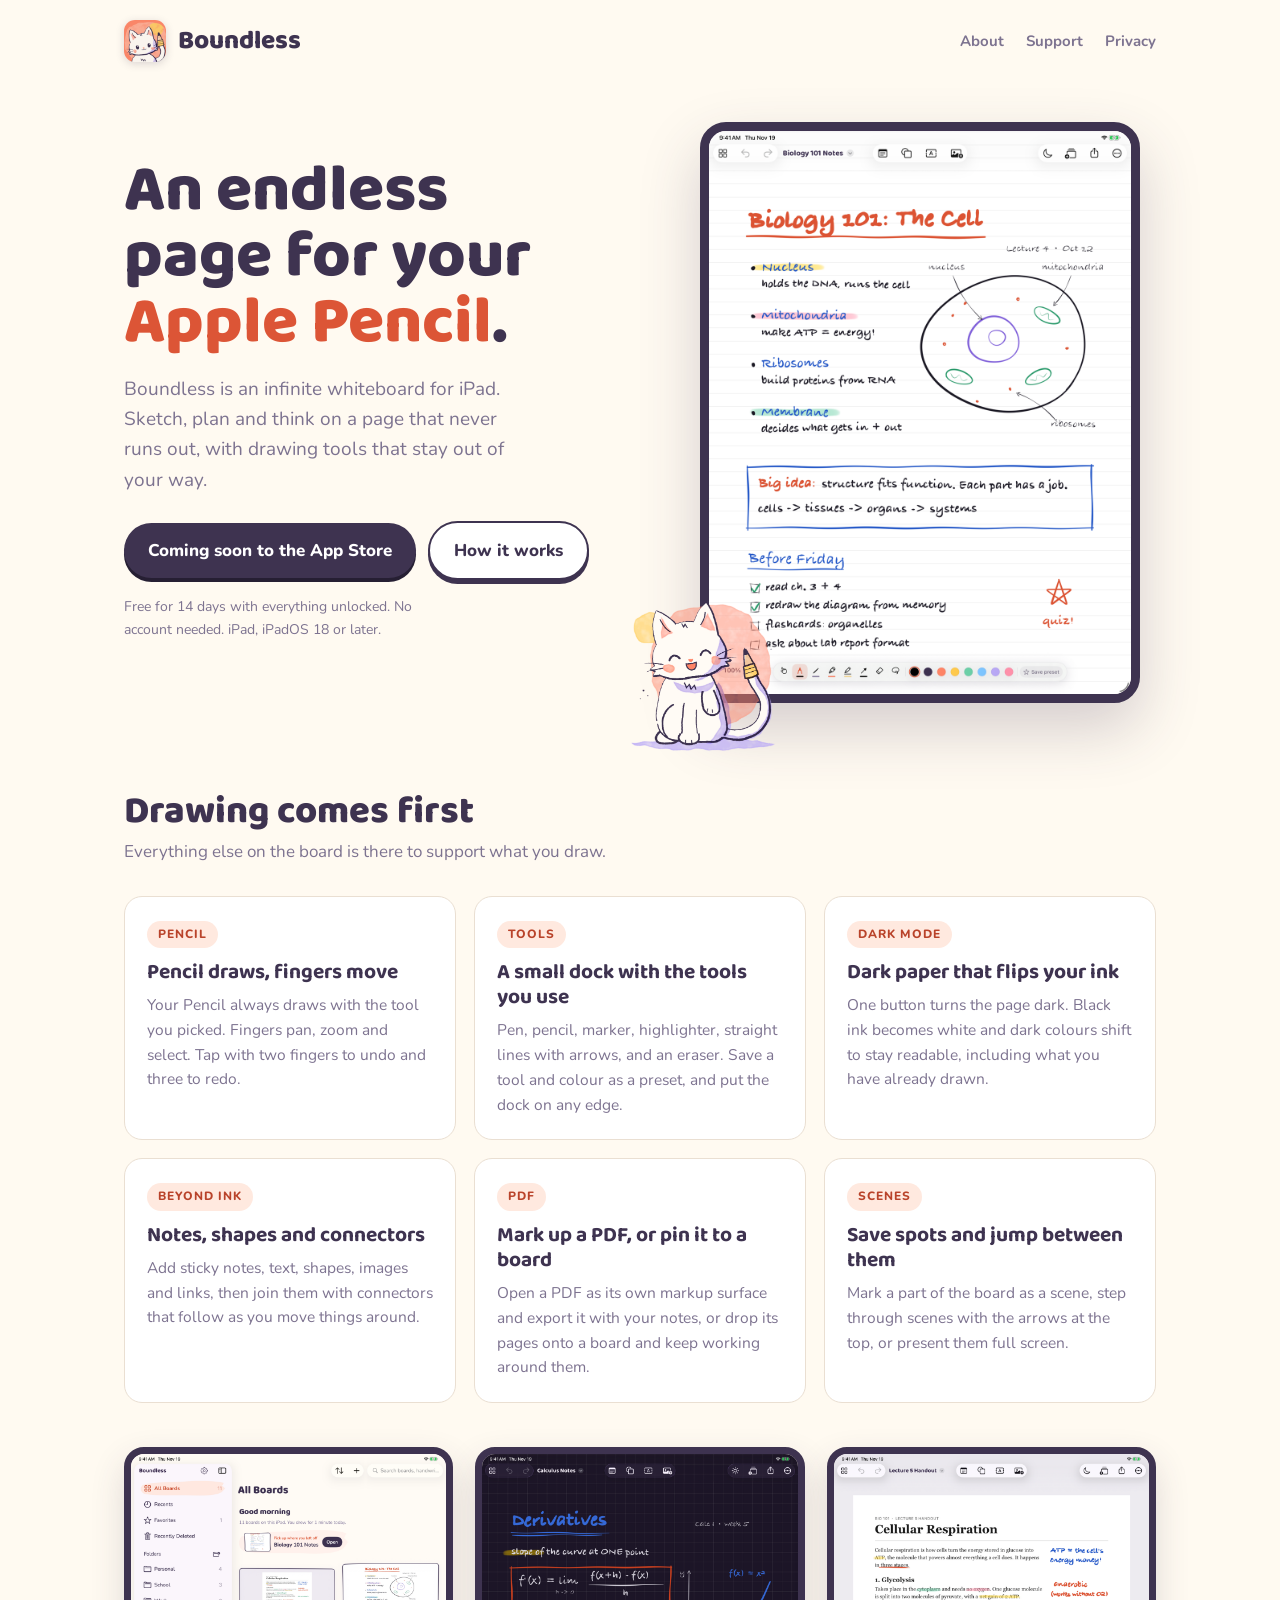
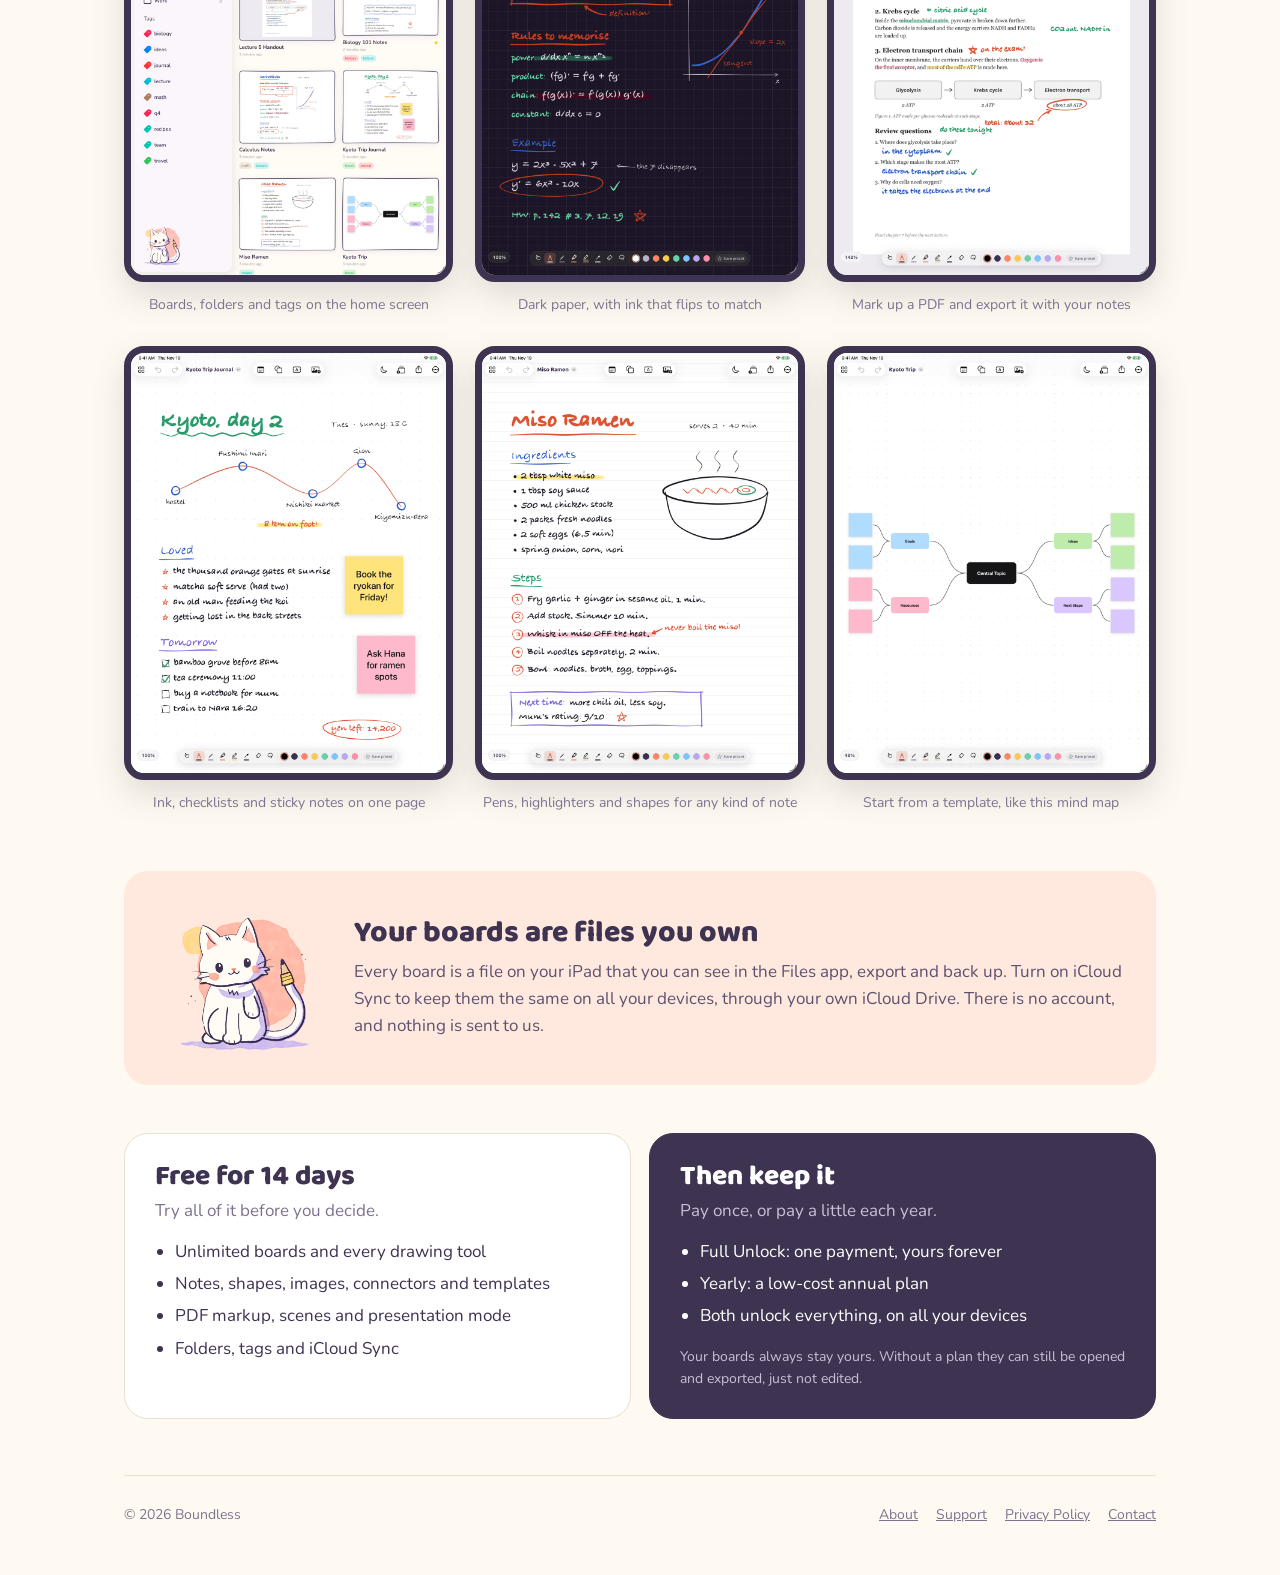
<file: index.html>
<!doctype html>
<html lang="en">
<head>
<meta charset="utf-8">
<meta name="viewport" content="width=device-width, initial-scale=1">
<title>Boundless · An endless page for your Apple Pencil</title>
<meta name="description" content="Boundless is an infinite whiteboard for iPad, built around Apple Pencil. Draw, plan and mark up PDFs on a page that never ends. Your boards are files you own.">
<link rel="icon" href="img/icon.png">
<link rel="preconnect" href="https://fonts.googleapis.com">
<link rel="stylesheet" href="https://fonts.googleapis.com/css2?family=Baloo+2:wght@700;800&family=Nunito:wght@400;600;700;800&display=swap">
<link rel="stylesheet" href="style.css">
</head>
<body>
<div class="wrap">
  <header class="nav">
    <a class="brand" href="./"><img src="img/icon.png" alt=""><span>Boundless</span></a>
    <nav><a href="about">About</a><a href="support">Support</a><a href="privacy">Privacy</a></nav>
  </header>

  <section class="hero">
    <div>
      <h1>An endless page for your <em>Apple Pencil</em>.</h1>
      <p>Boundless is an infinite whiteboard for iPad. Sketch, plan and think on a page that never runs out, with drawing tools that stay out of your way.</p>
      <div class="actions">
        <span class="cta soon">Coming soon to the App Store</span>
        <a class="cta ghost" href="support">How it works</a>
      </div>
      <p class="note">Free for 14 days with everything unlocked. No account needed. iPad, iPadOS 18 or later.</p>
    </div>
    <div class="hero-art">
      <img class="ipad" src="img/01-board.png" alt="Handwritten biology notes with a cell diagram on a Boundless board, with the tool dock along the bottom">
      <img class="mochi" src="img/mochi-happy.png" alt="Mochi, the Boundless cat, holding a pencil">
    </div>
  </section>

  <h2 class="section-title">Drawing comes first</h2>
  <p class="section-sub">Everything else on the board is there to support what you draw.</p>
  <section class="features">
    <div class="card">
      <span class="eyebrow">Pencil</span>
      <h3>Pencil draws, fingers move</h3>
      <p>Your Pencil always draws with the tool you picked. Fingers pan, zoom and select. Tap with two fingers to undo and three to redo.</p>
    </div>
    <div class="card">
      <span class="eyebrow">Tools</span>
      <h3>A small dock with the tools you use</h3>
      <p>Pen, pencil, marker, highlighter, straight lines with arrows, and an eraser. Save a tool and colour as a preset, and put the dock on any edge.</p>
    </div>
    <div class="card">
      <span class="eyebrow">Dark mode</span>
      <h3>Dark paper that flips your ink</h3>
      <p>One button turns the page dark. Black ink becomes white and dark colours shift to stay readable, including what you have already drawn.</p>
    </div>
    <div class="card">
      <span class="eyebrow">Beyond ink</span>
      <h3>Notes, shapes and connectors</h3>
      <p>Add sticky notes, text, shapes, images and links, then join them with connectors that follow as you move things around.</p>
    </div>
    <div class="card">
      <span class="eyebrow">PDF</span>
      <h3>Mark up a PDF, or pin it to a board</h3>
      <p>Open a PDF as its own markup surface and export it with your notes, or drop its pages onto a board and keep working around them.</p>
    </div>
    <div class="card">
      <span class="eyebrow">Scenes</span>
      <h3>Save spots and jump between them</h3>
      <p>Mark a part of the board as a scene, step through scenes with the arrows at the top, or present them full screen.</p>
    </div>
  </section>

  <section class="strip">
    <figure>
      <img class="ipad" src="img/02-library.png" alt="The Boundless home screen with boards, folders and tags">
      <figcaption>Boards, folders and tags on the home screen</figcaption>
    </figure>
    <figure>
      <img class="ipad" src="img/04-dark.png" alt="Calculus notes on dark paper, with white and bright ink">
      <figcaption>Dark paper, with ink that flips to match</figcaption>
    </figure>
    <figure>
      <img class="ipad" src="img/03-notes.png" alt="A lecture handout PDF with handwritten notes and highlights">
      <figcaption>Mark up a PDF and export it with your notes</figcaption>
    </figure>
    <figure>
      <img class="ipad" src="img/05-journal.png" alt="A handwritten travel journal with a route sketch, checklists and sticky notes">
      <figcaption>Ink, checklists and sticky notes on one page</figcaption>
    </figure>
    <figure>
      <img class="ipad" src="img/06-recipe.png" alt="A handwritten recipe with a sketch of a bowl">
      <figcaption>Pens, highlighters and shapes for any kind of note</figcaption>
    </figure>
    <figure>
      <img class="ipad" src="img/07-mindmap.png" alt="A mind map made from a template">
      <figcaption>Start from a template, like this mind map</figcaption>
    </figure>
  </section>

  <section class="files">
    <img src="img/mochi-sitting.png" alt="Mochi sitting">
    <div>
      <h2>Your boards are files you own</h2>
      <p>Every board is a file on your iPad that you can see in the Files app, export and back up. Turn on iCloud Sync to keep them the same on all your devices, through your own iCloud Drive. There is no account, and nothing is sent to us.</p>
    </div>
  </section>

  <section class="pricing">
    <div class="plan">
      <h2>Free for 14 days</h2>
      <p class="tag">Try all of it before you decide.</p>
      <ul>
        <li>Unlimited boards and every drawing tool</li>
        <li>Notes, shapes, images, connectors and templates</li>
        <li>PDF markup, scenes and presentation mode</li>
        <li>Folders, tags and iCloud Sync</li>
      </ul>
    </div>
    <div class="plan pro">
      <h2>Then keep it</h2>
      <p class="tag">Pay once, or pay a little each year.</p>
      <ul>
        <li>Full Unlock: one payment, yours forever</li>
        <li>Yearly: a low-cost annual plan</li>
        <li>Both unlock everything, on all your devices</li>
      </ul>
      <p class="fine">Your boards always stay yours. Without a plan they can still be opened and exported, just not edited.</p>
    </div>
  </section>

  <footer>
    <div>© 2026 Boundless</div>
    <nav><a href="about">About</a><a href="support">Support</a><a href="privacy">Privacy Policy</a><a href="mailto:boundless.whiteboard@gmail.com">Contact</a></nav>
  </footer>
</div>
</body>
</html>
</file>
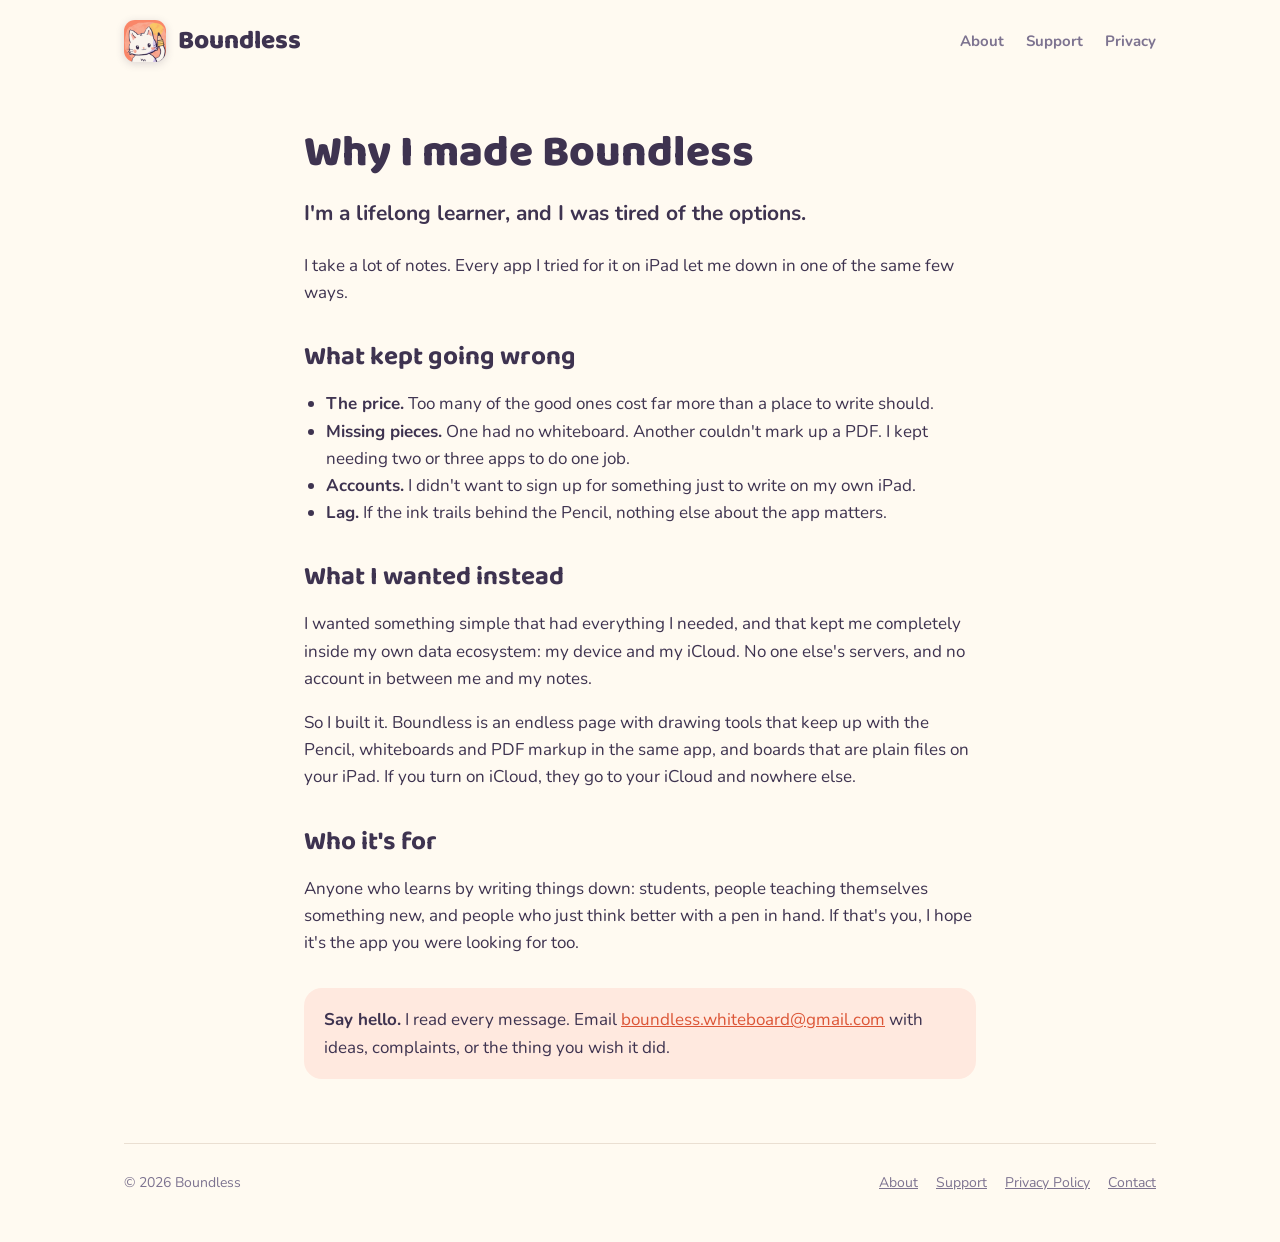
<file: about.html>
<!doctype html>
<html lang="en">
<head>
<meta charset="utf-8">
<meta name="viewport" content="width=device-width, initial-scale=1">
<title>About Boundless</title>
<meta name="description" content="Why Boundless exists: a simple, fast note-taking whiteboard for iPad with no account, where your notes stay on your device and in your own iCloud.">
<link rel="icon" href="img/icon.png">
<link rel="preconnect" href="https://fonts.googleapis.com">
<link rel="stylesheet" href="https://fonts.googleapis.com/css2?family=Baloo+2:wght@700;800&family=Nunito:wght@400;600;700;800&display=swap">
<link rel="stylesheet" href="style.css">
</head>
<body>
<div class="wrap">
  <header class="nav">
    <a class="brand" href="./"><img src="img/icon.png" alt=""><span>Boundless</span></a>
    <nav><a href="about">About</a><a href="support">Support</a><a href="privacy">Privacy</a></nav>
  </header>
</div>
<main class="doc">
  <h1>Why I made Boundless</h1>
  <p class="lede">I'm a lifelong learner, and I was tired of the options.</p>
  <p>I take a lot of notes. Every app I tried for it on iPad let me down in one of the same few ways.</p>

  <h2>What kept going wrong</h2>
  <ul>
    <li><strong>The price.</strong> Too many of the good ones cost far more than a place to write should.</li>
    <li><strong>Missing pieces.</strong> One had no whiteboard. Another couldn't mark up a PDF. I kept needing two or three apps to do one job.</li>
    <li><strong>Accounts.</strong> I didn't want to sign up for something just to write on my own iPad.</li>
    <li><strong>Lag.</strong> If the ink trails behind the Pencil, nothing else about the app matters.</li>
  </ul>

  <h2>What I wanted instead</h2>
  <p>I wanted something simple that had everything I needed, and that kept me completely inside my own data ecosystem: my device and my iCloud. No one else's servers, and no account in between me and my notes.</p>
  <p>So I built it. Boundless is an endless page with drawing tools that keep up with the Pencil, whiteboards and PDF markup in the same app, and boards that are plain files on your iPad. If you turn on iCloud, they go to your iCloud and nowhere else.</p>

  <h2>Who it's for</h2>
  <p>Anyone who learns by writing things down: students, people teaching themselves something new, and people who just think better with a pen in hand. If that's you, I hope it's the app you were looking for too.</p>

  <div class="contact">
    <strong>Say hello.</strong> I read every message. Email <a href="mailto:boundless.whiteboard@gmail.com">boundless.whiteboard@gmail.com</a> with ideas, complaints, or the thing you wish it did.
  </div>
</main>
<div class="wrap">
  <footer>
    <div>© 2026 Boundless</div>
    <nav><a href="about">About</a><a href="support">Support</a><a href="privacy">Privacy Policy</a><a href="mailto:boundless.whiteboard@gmail.com">Contact</a></nav>
  </footer>
</div>
</body>
</html>
</file>
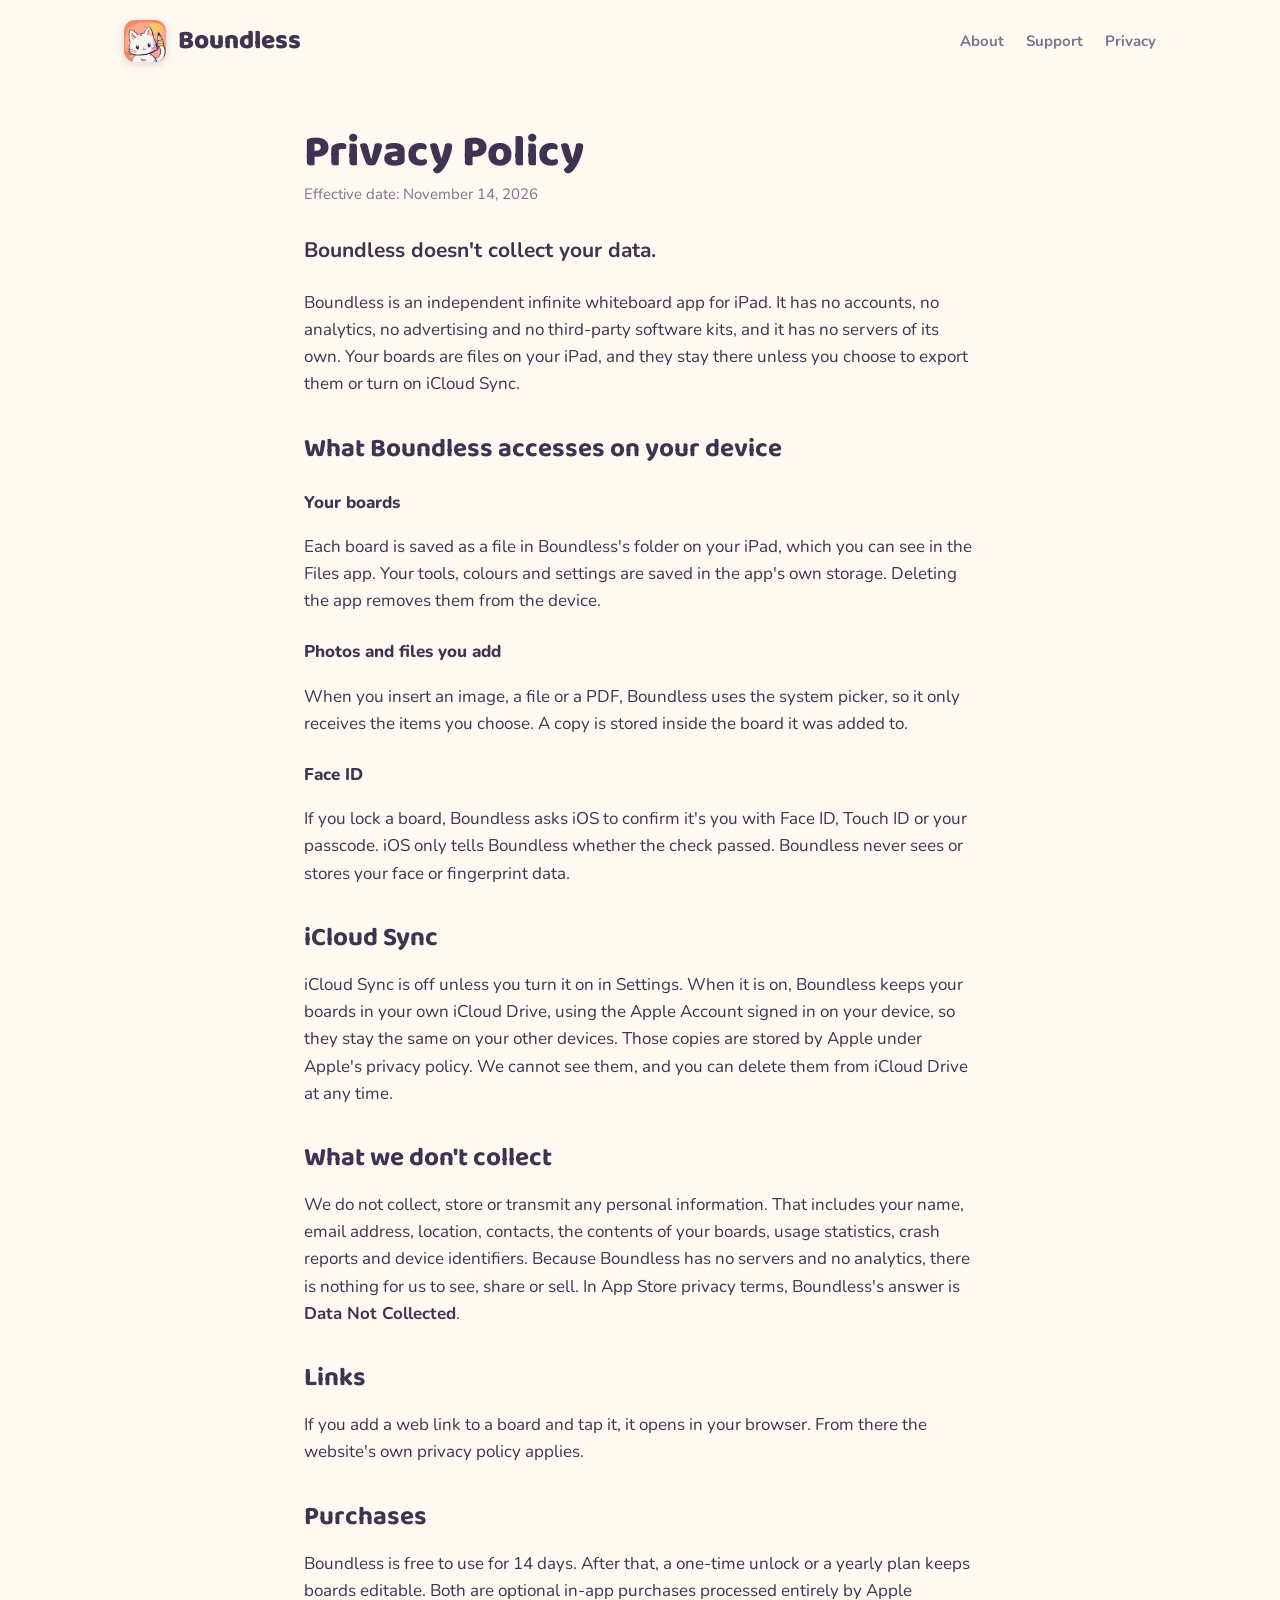
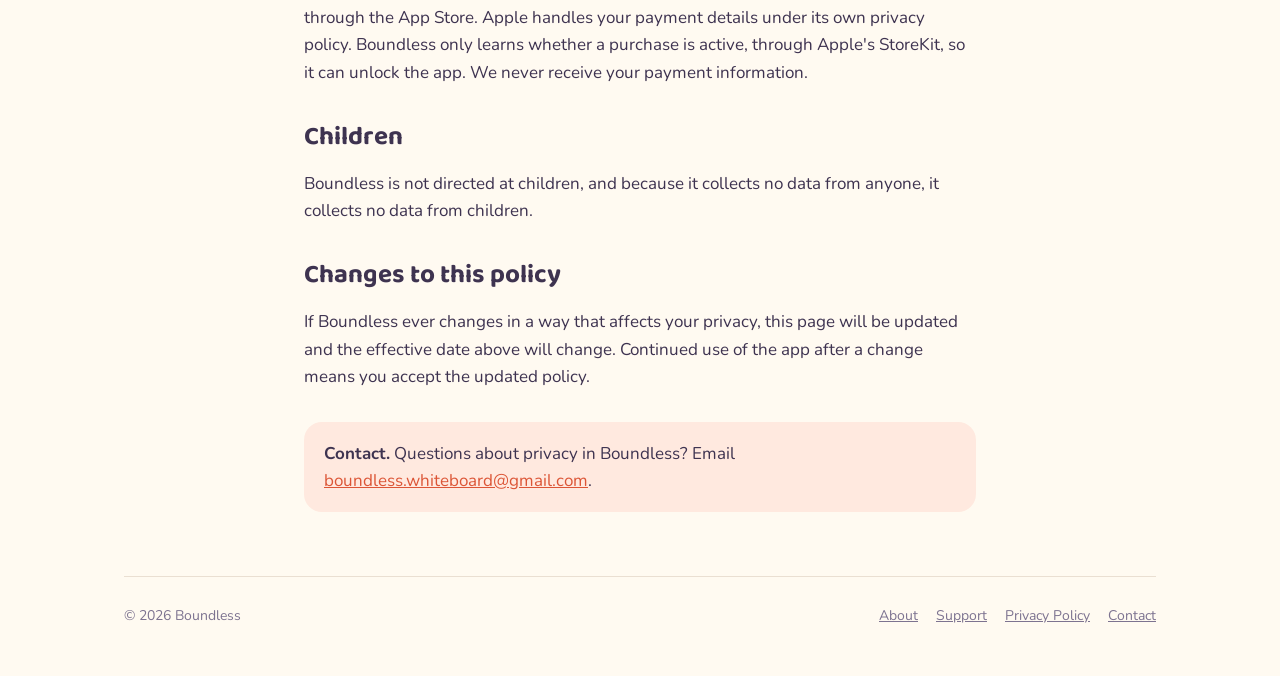
<file: privacy.html>
<!doctype html>
<html lang="en">
<head>
<meta charset="utf-8">
<meta name="viewport" content="width=device-width, initial-scale=1">
<title>Boundless Privacy Policy</title>
<meta name="description" content="Boundless doesn't collect your data. What the app accesses on your iPad, and what it never does.">
<link rel="icon" href="img/icon.png">
<link rel="preconnect" href="https://fonts.googleapis.com">
<link rel="stylesheet" href="https://fonts.googleapis.com/css2?family=Baloo+2:wght@700;800&family=Nunito:wght@400;600;700;800&display=swap">
<link rel="stylesheet" href="style.css">
</head>
<body>
<div class="wrap">
  <header class="nav">
    <a class="brand" href="./"><img src="img/icon.png" alt=""><span>Boundless</span></a>
    <nav><a href="about">About</a><a href="support">Support</a><a href="privacy">Privacy</a></nav>
  </header>
</div>
<main class="doc">
  <h1>Privacy Policy</h1>
  <div class="meta">Effective date: November 14, 2026</div>
  <p class="lede">Boundless doesn't collect your data.</p>
  <p>Boundless is an independent infinite whiteboard app for iPad. It has no accounts, no analytics, no advertising and no third-party software kits, and it has no servers of its own. Your boards are files on your iPad, and they stay there unless you choose to export them or turn on iCloud Sync.</p>

  <h2>What Boundless accesses on your device</h2>
  <h3>Your boards</h3>
  <p>Each board is saved as a file in Boundless's folder on your iPad, which you can see in the Files app. Your tools, colours and settings are saved in the app's own storage. Deleting the app removes them from the device.</p>
  <h3>Photos and files you add</h3>
  <p>When you insert an image, a file or a PDF, Boundless uses the system picker, so it only receives the items you choose. A copy is stored inside the board it was added to.</p>
  <h3>Face ID</h3>
  <p>If you lock a board, Boundless asks iOS to confirm it's you with Face ID, Touch ID or your passcode. iOS only tells Boundless whether the check passed. Boundless never sees or stores your face or fingerprint data.</p>

  <h2>iCloud Sync</h2>
  <p>iCloud Sync is off unless you turn it on in Settings. When it is on, Boundless keeps your boards in your own iCloud Drive, using the Apple Account signed in on your device, so they stay the same on your other devices. Those copies are stored by Apple under Apple's privacy policy. We cannot see them, and you can delete them from iCloud Drive at any time.</p>

  <h2>What we don't collect</h2>
  <p>We do not collect, store or transmit any personal information. That includes your name, email address, location, contacts, the contents of your boards, usage statistics, crash reports and device identifiers. Because Boundless has no servers and no analytics, there is nothing for us to see, share or sell. In App Store privacy terms, Boundless's answer is <strong>Data Not Collected</strong>.</p>

  <h2>Links</h2>
  <p>If you add a web link to a board and tap it, it opens in your browser. From there the website's own privacy policy applies.</p>

  <h2>Purchases</h2>
  <p>Boundless is free to use for 14 days. After that, a one-time unlock or a yearly plan keeps boards editable. Both are optional in-app purchases processed entirely by Apple through the App Store. Apple handles your payment details under its own privacy policy. Boundless only learns whether a purchase is active, through Apple's StoreKit, so it can unlock the app. We never receive your payment information.</p>

  <h2>Children</h2>
  <p>Boundless is not directed at children, and because it collects no data from anyone, it collects no data from children.</p>

  <h2>Changes to this policy</h2>
  <p>If Boundless ever changes in a way that affects your privacy, this page will be updated and the effective date above will change. Continued use of the app after a change means you accept the updated policy.</p>

  <div class="contact">
    <strong>Contact.</strong> Questions about privacy in Boundless? Email <a href="mailto:boundless.whiteboard@gmail.com">boundless.whiteboard@gmail.com</a>.
  </div>
</main>
<div class="wrap">
  <footer>
    <div>© 2026 Boundless</div>
    <nav><a href="about">About</a><a href="support">Support</a><a href="privacy">Privacy Policy</a><a href="mailto:boundless.whiteboard@gmail.com">Contact</a></nav>
  </footer>
</div>
</body>
</html>
</file>
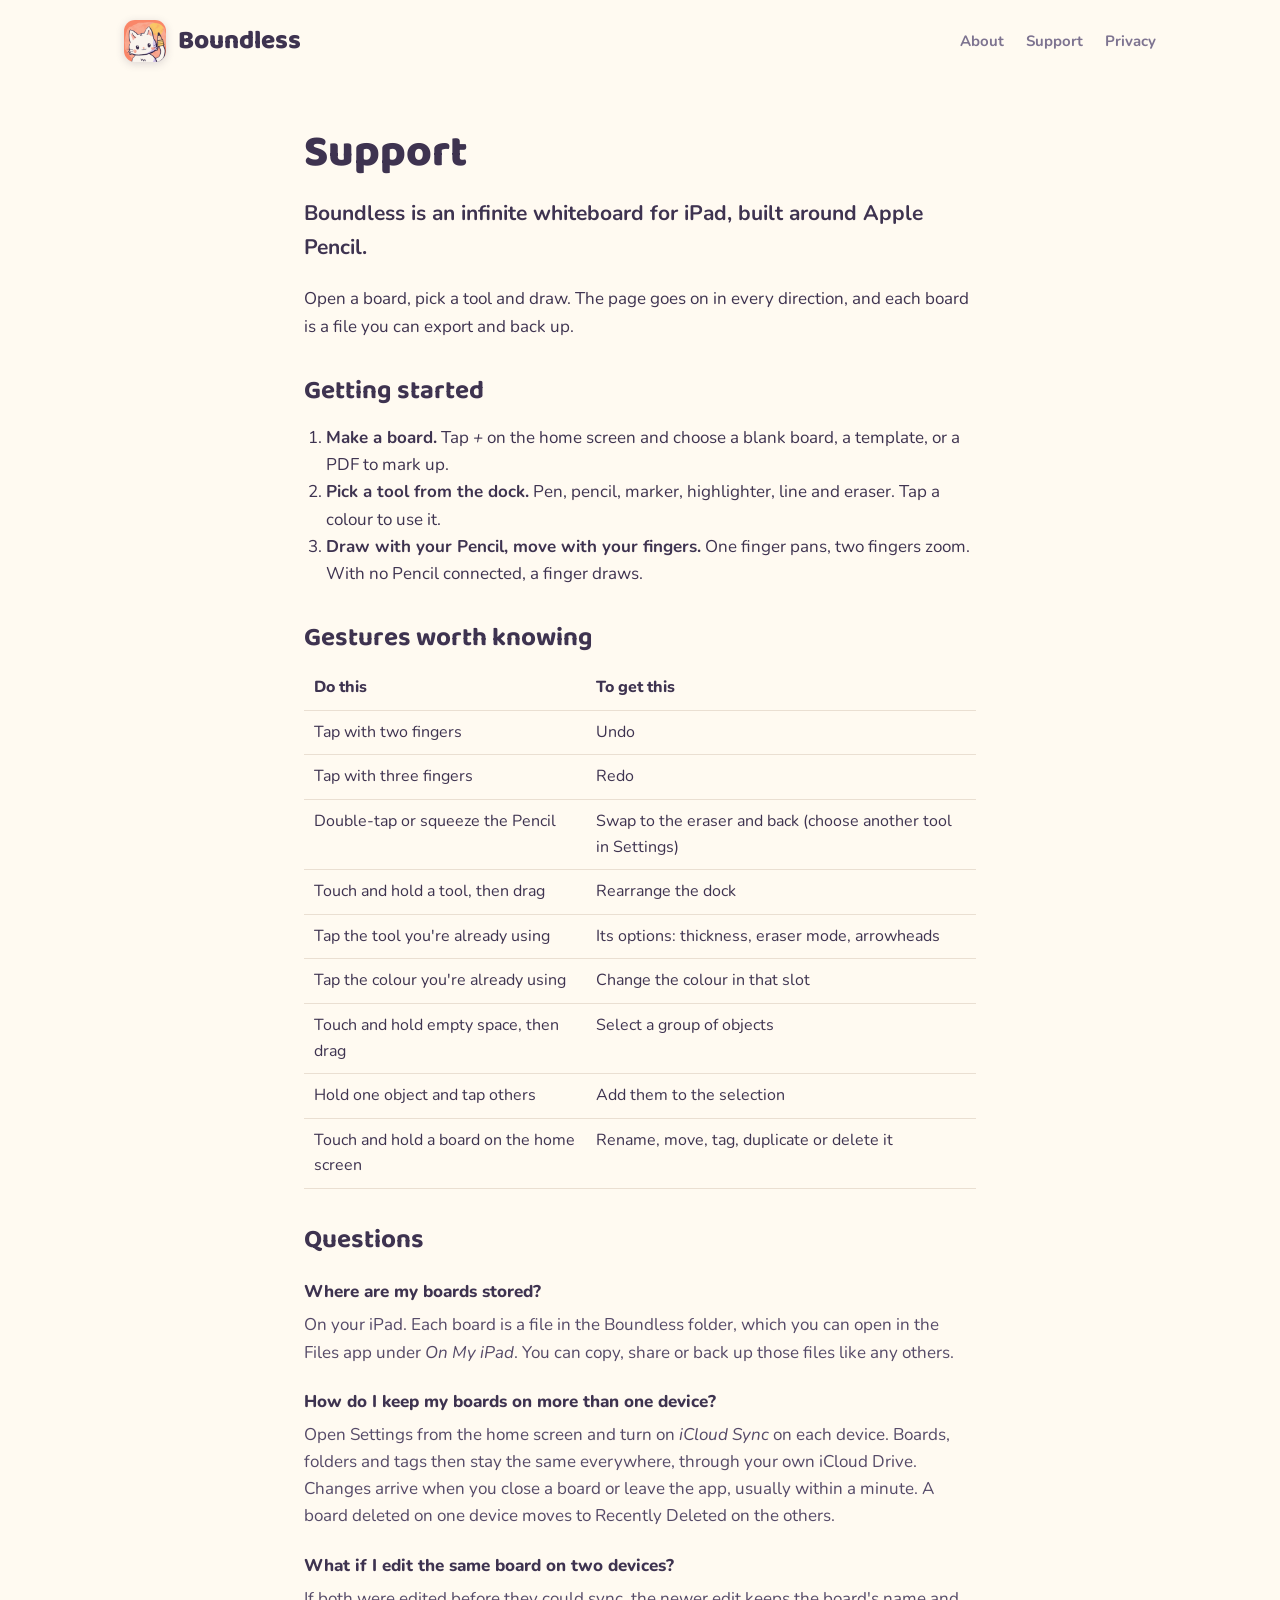
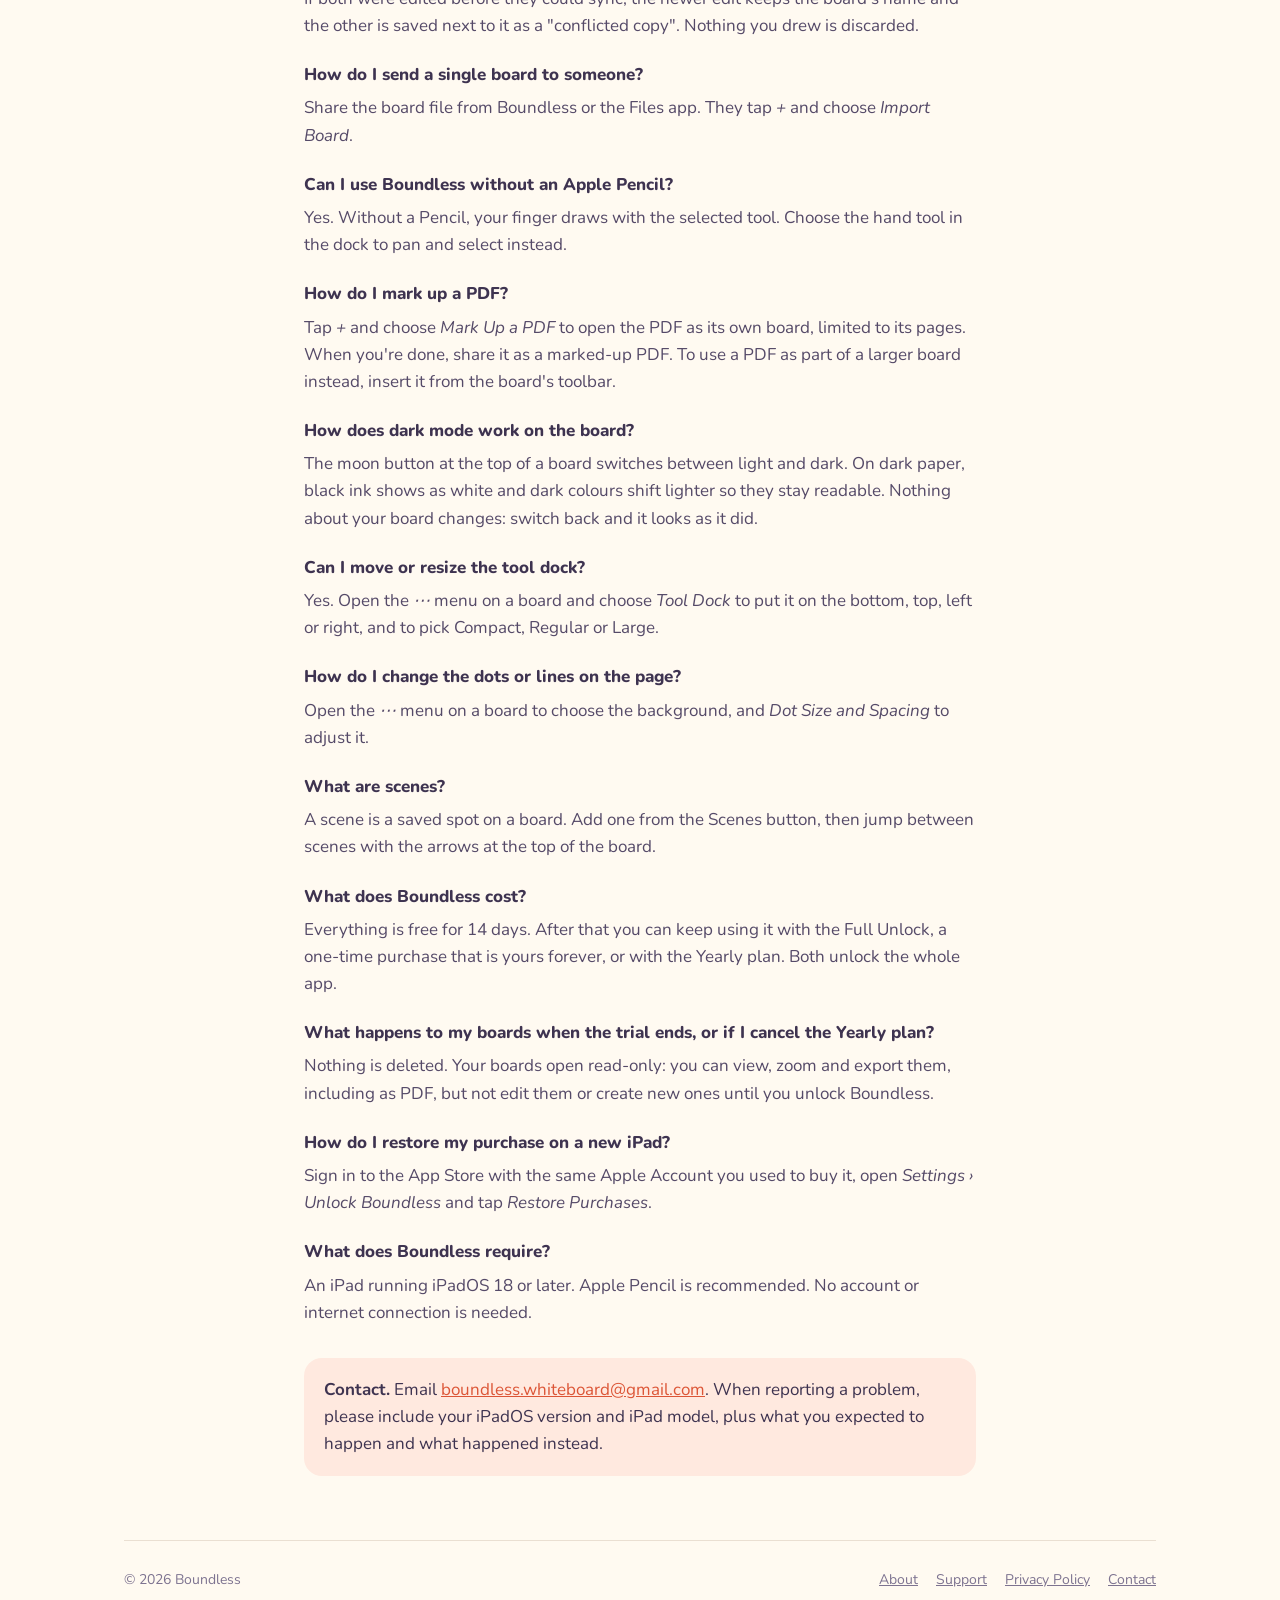
<file: support.html>
<!doctype html>
<html lang="en">
<head>
<meta charset="utf-8">
<meta name="viewport" content="width=device-width, initial-scale=1">
<title>Boundless Support</title>
<meta name="description" content="Getting started with Boundless, the gestures worth knowing, answers to common questions, and how to get in touch.">
<link rel="icon" href="img/icon.png">
<link rel="preconnect" href="https://fonts.googleapis.com">
<link rel="stylesheet" href="https://fonts.googleapis.com/css2?family=Baloo+2:wght@700;800&family=Nunito:wght@400;600;700;800&display=swap">
<link rel="stylesheet" href="style.css">
</head>
<body>
<div class="wrap">
  <header class="nav">
    <a class="brand" href="./"><img src="img/icon.png" alt=""><span>Boundless</span></a>
    <nav><a href="about">About</a><a href="support">Support</a><a href="privacy">Privacy</a></nav>
  </header>
</div>
<main class="doc">
  <h1>Support</h1>
  <p class="lede">Boundless is an infinite whiteboard for iPad, built around Apple Pencil.</p>
  <p>Open a board, pick a tool and draw. The page goes on in every direction, and each board is a file you can export and back up.</p>

  <h2>Getting started</h2>
  <ol>
    <li><strong>Make a board.</strong> Tap <em>+</em> on the home screen and choose a blank board, a template, or a PDF to mark up.</li>
    <li><strong>Pick a tool from the dock.</strong> Pen, pencil, marker, highlighter, line and eraser. Tap a colour to use it.</li>
    <li><strong>Draw with your Pencil, move with your fingers.</strong> One finger pans, two fingers zoom. With no Pencil connected, a finger draws.</li>
  </ol>

  <h2>Gestures worth knowing</h2>
  <table>
    <tr><th>Do this</th><th>To get this</th></tr>
    <tr><td>Tap with two fingers</td><td>Undo</td></tr>
    <tr><td>Tap with three fingers</td><td>Redo</td></tr>
    <tr><td>Double-tap or squeeze the Pencil</td><td>Swap to the eraser and back (choose another tool in Settings)</td></tr>
    <tr><td>Touch and hold a tool, then drag</td><td>Rearrange the dock</td></tr>
    <tr><td>Tap the tool you're already using</td><td>Its options: thickness, eraser mode, arrowheads</td></tr>
    <tr><td>Tap the colour you're already using</td><td>Change the colour in that slot</td></tr>
    <tr><td>Touch and hold empty space, then drag</td><td>Select a group of objects</td></tr>
    <tr><td>Hold one object and tap others</td><td>Add them to the selection</td></tr>
    <tr><td>Touch and hold a board on the home screen</td><td>Rename, move, tag, duplicate or delete it</td></tr>
  </table>

  <h2>Questions</h2>
  <dl class="faq">
    <dt>Where are my boards stored?</dt>
    <dd>On your iPad. Each board is a file in the Boundless folder, which you can open in the Files app under <em>On My iPad</em>. You can copy, share or back up those files like any others.</dd>
    <dt>How do I keep my boards on more than one device?</dt>
    <dd>Open Settings from the home screen and turn on <em>iCloud Sync</em> on each device. Boards, folders and tags then stay the same everywhere, through your own iCloud Drive. Changes arrive when you close a board or leave the app, usually within a minute. A board deleted on one device moves to Recently Deleted on the others.</dd>
    <dt>What if I edit the same board on two devices?</dt>
    <dd>If both were edited before they could sync, the newer edit keeps the board's name and the other is saved next to it as a "conflicted copy". Nothing you drew is discarded.</dd>
    <dt>How do I send a single board to someone?</dt>
    <dd>Share the board file from Boundless or the Files app. They tap <em>+</em> and choose <em>Import Board</em>.</dd>
    <dt>Can I use Boundless without an Apple Pencil?</dt>
    <dd>Yes. Without a Pencil, your finger draws with the selected tool. Choose the hand tool in the dock to pan and select instead.</dd>
    <dt>How do I mark up a PDF?</dt>
    <dd>Tap <em>+</em> and choose <em>Mark Up a PDF</em> to open the PDF as its own board, limited to its pages. When you're done, share it as a marked-up PDF. To use a PDF as part of a larger board instead, insert it from the board's toolbar.</dd>
    <dt>How does dark mode work on the board?</dt>
    <dd>The moon button at the top of a board switches between light and dark. On dark paper, black ink shows as white and dark colours shift lighter so they stay readable. Nothing about your board changes: switch back and it looks as it did.</dd>
    <dt>Can I move or resize the tool dock?</dt>
    <dd>Yes. Open the <em>⋯</em> menu on a board and choose <em>Tool Dock</em> to put it on the bottom, top, left or right, and to pick Compact, Regular or Large.</dd>
    <dt>How do I change the dots or lines on the page?</dt>
    <dd>Open the <em>⋯</em> menu on a board to choose the background, and <em>Dot Size and Spacing</em> to adjust it.</dd>
    <dt>What are scenes?</dt>
    <dd>A scene is a saved spot on a board. Add one from the Scenes button, then jump between scenes with the arrows at the top of the board.</dd>
    <dt>What does Boundless cost?</dt>
    <dd>Everything is free for 14 days. After that you can keep using it with the Full Unlock, a one-time purchase that is yours forever, or with the Yearly plan. Both unlock the whole app.</dd>
    <dt>What happens to my boards when the trial ends, or if I cancel the Yearly plan?</dt>
    <dd>Nothing is deleted. Your boards open read-only: you can view, zoom and export them, including as PDF, but not edit them or create new ones until you unlock Boundless.</dd>
    <dt>How do I restore my purchase on a new iPad?</dt>
    <dd>Sign in to the App Store with the same Apple Account you used to buy it, open <em>Settings › Unlock Boundless</em> and tap <em>Restore Purchases</em>.</dd>
    <dt>What does Boundless require?</dt>
    <dd>An iPad running iPadOS 18 or later. Apple Pencil is recommended. No account or internet connection is needed.</dd>
  </dl>

  <div class="contact" id="contact">
    <strong>Contact.</strong> Email <a href="mailto:boundless.whiteboard@gmail.com">boundless.whiteboard@gmail.com</a>. When reporting a problem, please include your iPadOS version and iPad model, plus what you expected to happen and what happened instead.
  </div>
</main>
<div class="wrap">
  <footer>
    <div>© 2026 Boundless</div>
    <nav><a href="about">About</a><a href="support">Support</a><a href="privacy">Privacy Policy</a><a href="mailto:boundless.whiteboard@gmail.com">Contact</a></nav>
  </footer>
</div>
</body>
</html>
</file>
<file: style.css>
:root {
  --ground: #fffaf1; --surface: #ffffff; --wash: #ffe9df; --ink: #3e3350; --muted: #7d7390;
  --primary: #dc5536; --primary-deep: #b9432a; --line: #eadfd2;
  --radius: 18px;
  --display: "Baloo 2", "Nunito", system-ui, sans-serif;
}
* { box-sizing: border-box; }
html { color-scheme: light; }
body { margin: 0; background: var(--ground); color: var(--ink);
  font-family: "Nunito", "Helvetica Neue", Arial, sans-serif; font-size: 17px; line-height: 1.6; }
a { color: var(--primary); }
a:hover { color: var(--primary-deep); }
img { max-width: 100%; }
.wrap { max-width: 1080px; margin: 0 auto; padding: 0 24px; }

.nav { display: flex; align-items: center; justify-content: space-between; padding: 20px 0; }
.brand { display: flex; align-items: center; gap: 12px; text-decoration: none; color: var(--ink); }
.brand img { width: 42px; height: 42px; border-radius: 11px; box-shadow: 0 2px 8px rgba(62,51,80,0.18); }
.brand span { font-family: var(--display); font-weight: 800; font-size: 26px; line-height: 1; }
.nav nav { display: flex; gap: 22px; font-weight: 700; font-size: 15px; }
.nav nav a { color: var(--muted); text-decoration: none; }
.nav nav a:hover { color: var(--ink); }

.hero { display: grid; grid-template-columns: 1fr 0.92fr; gap: 48px; align-items: center; padding: 40px 0 32px; }
.hero h1 { font-family: var(--display); font-weight: 800; font-size: clamp(40px, 6vw, 66px); line-height: 1.0; margin: 0 0 18px; text-wrap: balance; }
.hero h1 em { font-style: normal; color: var(--primary); }
.hero p { font-size: 19px; color: var(--muted); max-width: 36ch; margin: 0 0 26px; }
.hero .actions { display: flex; gap: 12px; flex-wrap: wrap; align-items: center; }
.cta { display: inline-flex; align-items: center; gap: 10px; background: var(--primary); color: #fff; text-decoration: none;
  font-weight: 800; font-size: 17px; padding: 14px 24px; border-radius: 999px; box-shadow: 0 4px 0 var(--primary-deep); }
a.cta:hover { color: #fff; background: #cf4c2f; }
.cta.soon { background: var(--ink); box-shadow: 0 4px 0 #261f33; cursor: default; }
.cta.ghost { background: var(--surface); color: var(--ink); border: 2px solid var(--ink); box-shadow: 0 4px 0 var(--ink); }
a.cta.ghost:hover { color: var(--ink); background: var(--wash); }
.hero .note { font-size: 14px; color: var(--muted); margin-top: 16px; }

.ipad { display: block; width: 100%; border-radius: 26px; border: 9px solid var(--ink); background: var(--ink);
  box-shadow: 0 26px 60px rgba(62,51,80,0.22); }
.hero-art { position: relative; max-width: 440px; margin: 0 auto; width: 100%; }
.hero-art .mochi { position: absolute; left: -96px; bottom: -58px; width: 190px; pointer-events: none; }

.section-title { font-family: var(--display); font-weight: 800; font-size: clamp(28px, 4vw, 38px); line-height: 1.1; margin: 56px 0 6px; }
.section-sub { color: var(--muted); margin: 0 0 22px; max-width: 60ch; }

.features { display: grid; grid-template-columns: repeat(3, 1fr); gap: 18px; padding: 8px 0 16px; }
.card { background: var(--surface); border: 1.5px solid var(--line); border-radius: var(--radius); padding: 22px; }
.card h3 { margin: 0 0 8px; font-family: var(--display); font-size: 21px; font-weight: 700; line-height: 1.2; }
.card p { margin: 0; color: var(--muted); font-size: 15.5px; }
.eyebrow { display: inline-block; font-size: 12px; font-weight: 800; letter-spacing: 0.08em; text-transform: uppercase;
  color: var(--primary-deep); background: var(--wash); padding: 4px 11px; border-radius: 999px; margin-bottom: 12px; }

.strip { display: grid; grid-template-columns: repeat(3, 1fr); gap: 30px 22px; padding: 28px 0 8px; }
.strip figure { margin: 0; }
.strip .ipad { border-width: 7px; border-radius: 20px; box-shadow: 0 14px 34px rgba(62,51,80,0.16); }
.strip figcaption { font-size: 14px; color: var(--muted); text-align: center; margin-top: 12px; }

.files { display: grid; grid-template-columns: 170px 1fr; gap: 28px; align-items: center; background: var(--wash);
  border-radius: 24px; padding: 26px 32px; margin: 48px 0 0; }
.files img { width: 170px; }
.files h2 { font-family: var(--display); font-weight: 800; font-size: 30px; line-height: 1.1; margin: 0 0 8px; }
.files p { margin: 0; color: #5d5270; }

.pricing { display: grid; grid-template-columns: 1fr 1fr; gap: 18px; margin: 48px 0 56px; }
.plan { border-radius: 24px; padding: 28px 30px; background: var(--surface); border: 1.5px solid var(--line); }
.plan.pro { background: var(--ink); color: #fff; border-color: var(--ink); }
.plan h2 { font-family: var(--display); font-weight: 800; font-size: 28px; margin: 0 0 4px; line-height: 1.1; }
.plan .tag { color: var(--muted); margin: 0 0 14px; }
.plan.pro .tag { color: #c9bfdb; }
.plan ul { margin: 0; padding-left: 20px; }
.plan li { margin: 5px 0; }
.plan .fine { font-size: 14px; color: var(--muted); margin: 16px 0 0; }
.plan.pro .fine { color: #c9bfdb; }

footer { border-top: 1px solid var(--line); padding: 28px 0 48px; color: var(--muted); font-size: 14px;
  display: flex; justify-content: space-between; gap: 16px; flex-wrap: wrap; }
footer nav { display: flex; gap: 18px; }
footer a { color: var(--muted); }

.doc { max-width: 720px; margin: 0 auto; padding: 24px 24px 64px; }
.doc h1 { font-family: var(--display); font-weight: 800; font-size: 44px; margin: 24px 0 6px; line-height: 1.05; }
.doc .meta { color: var(--muted); font-size: 15px; margin-bottom: 28px; }
.doc h2 { font-family: var(--display); font-size: 26px; font-weight: 700; margin: 36px 0 8px; line-height: 1.2; }
.doc h3 { font-size: 17px; font-weight: 800; margin: 24px 0 6px; }
.doc p, .doc li { font-size: 17px; }
.doc .lede { font-size: 21px; font-weight: 700; }
.doc ol, .doc ul { padding-left: 22px; }
.doc table { width: 100%; border-collapse: collapse; margin: 12px 0; font-size: 16px; }
.doc th, .doc td { text-align: left; padding: 9px 10px; border-bottom: 1px solid var(--line); vertical-align: top; }
.doc th { font-weight: 800; }
.doc .faq dt { font-weight: 800; margin-top: 22px; }
.doc .faq dd { margin: 6px 0 0; color: #554a68; }
.doc .contact { background: var(--wash); border-radius: var(--radius); padding: 18px 20px; margin-top: 32px; }

@media (max-width: 820px) {
  .hero { grid-template-columns: 1fr; padding-top: 16px; gap: 56px; }
  .hero-art { max-width: 340px; }
  .hero-art .mochi { left: -28px; width: 140px; bottom: -28px; }
  .strip, .features, .pricing { grid-template-columns: 1fr; }
  .strip figure { max-width: 380px; margin: 0 auto; }
  .files { grid-template-columns: 1fr; text-align: center; padding: 24px; }
  .files img { margin: 0 auto; width: 150px; }
  .nav nav { gap: 14px; }
}
</file>
